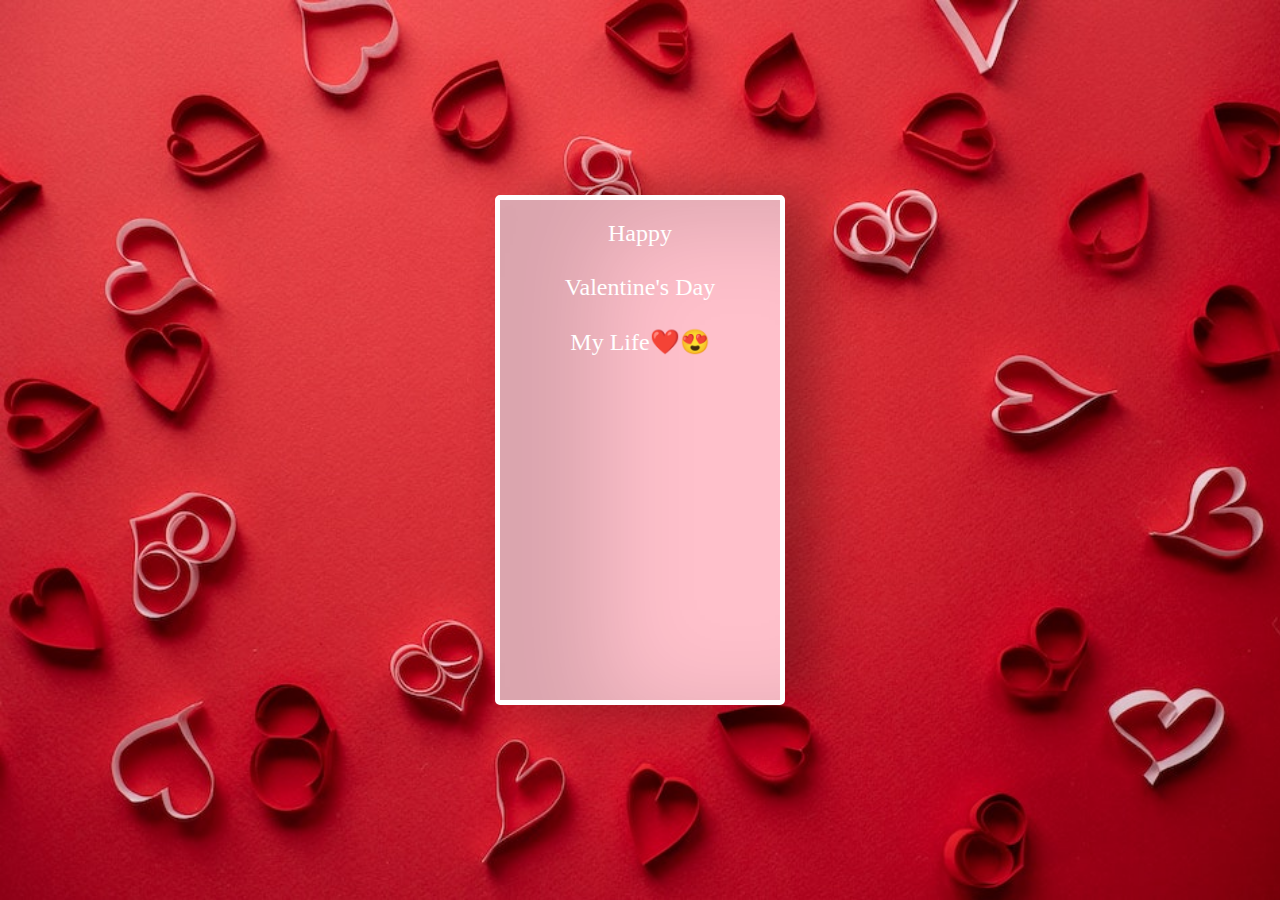
<file: index.html>
<!DOCTYPE html>
<html lang="en">
  <head>
    <meta charset="UTF-8" />
    <meta name="viewport" content="width=device-width, initial-scale=1.0" />
    <title>Happy Valentine's Day</title>
    <link rel="stylesheet" href="style.css" />
  </head>
  <body>
    <a href="slide.html">
      <div class="body">
        <div class="valentines-day-card">
          <div class="fron-card">
            <div class="text-front">
              <center>Happy</center>
              <br />
              <center>Valentine's Day</center>
              <br />
              <center>My Life❤️😍</center>
            </div>
          </div>
        </div>
      </div>
    </a>
  </body>
</html>
</file>
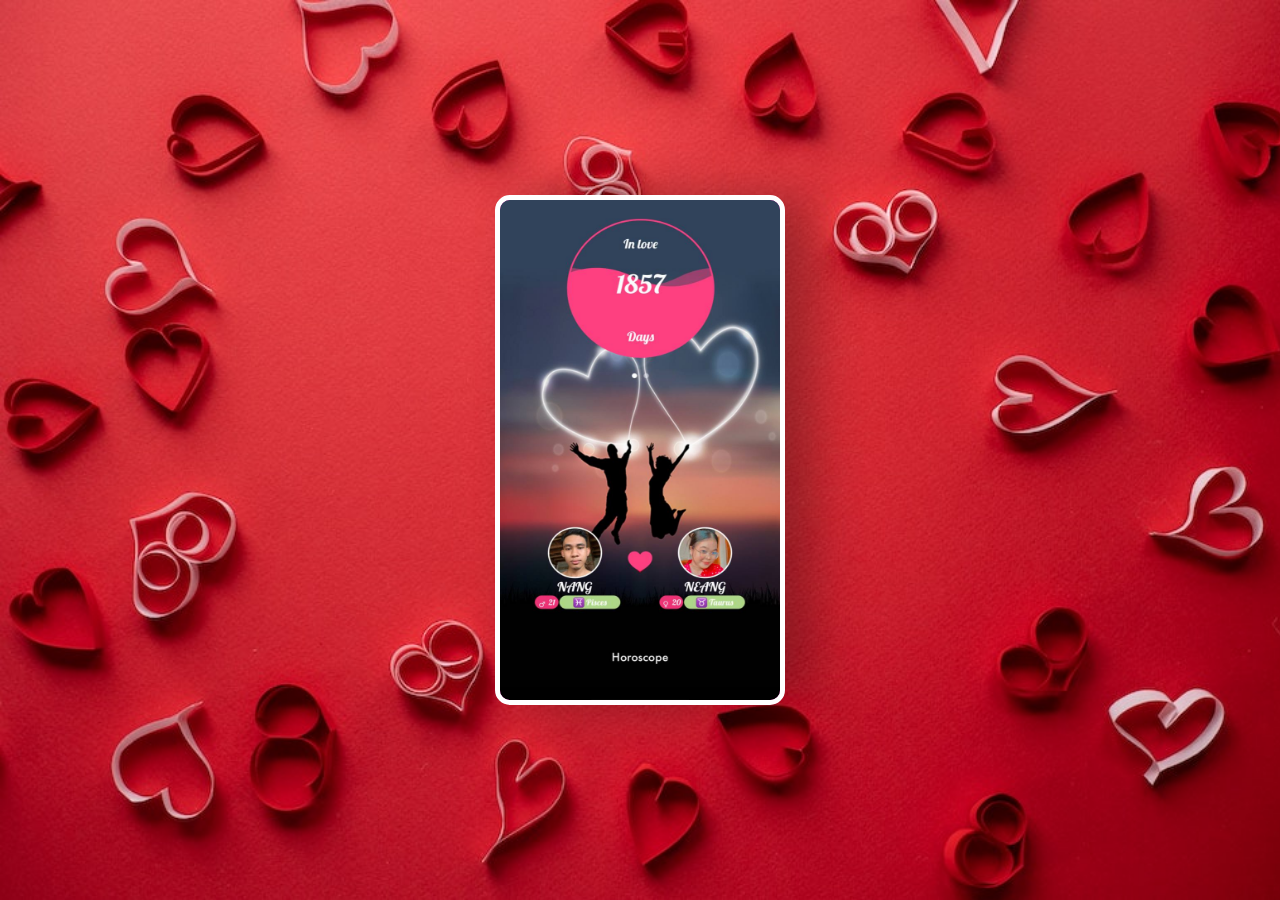
<file: slide.html>
<!DOCTYPE html>
<html lang="en">
  <head>
    <meta charset="UTF-8" />
    <meta name="viewport" content="width=device-width, initial-scale=1.0" />
    <title>slide</title>
    <link rel="stylesheet" href="style.css" />
  </head>
  <body>
    <audio controls autoplay loop style="display: none">
      <source src="audio.ogg" type="audio/ogg" />
    </audio>
    <a href="#">
      <div class="containner">
        <div class="pic-slide">
          <img id="image" />
        </div>
      </div>
    </a>
    <script>
      let i = 0;
      const images = [
        "img1.jpg",
        "img3.jpg",
        "img4.jpg",
        "img5.jpg",
        "img6.jpg",
        "img7.jpg",
        "img8.jpg",
      ];
      const time = 2000;
      const img = document.getElementById("image");
      const changeImage = () => {
        img.src = images[i];
        if (i < images.length - 1) {
          i++;
        } else {
          i = 0;
        }
        setTimeout("changeImage()", time);
      };
      window.onload = changeImage;
    </script>
  </body>
</html>
</file>
<file: style.css>
body {
  padding: 0;
  margin: 0;
  background-color: #f2acac;
}
.body {
  width: 100%;
  height: 100vh;
  display: flex;
  justify-content: center;
  align-items: center;
  background-image: url(back1.jpg);
  background-size: cover;
}
a {
  text-decoration: none;
}
.valentines-day-card {
  width: 280px;
  height: 500px;
  background-color: pink;
  border: 5px solid white;
  border-radius: 5px;
  box-shadow: inset 100px 20px 100px rgba(0, 0, 0, 0.15),
    30px 0 50px rgba(0, 0, 0, 0.3);
  cursor: pointer;
}
.text-front {
  border-radius: 5px;
  width: 160px;
  margin: 0 auto;
  margin-top: 20px;
  font-size: 24px;
  color: white;
}

.containner {
  width: 100%;
  height: 100vh;
  background-image: url(back1.jpg);
  background-size: cover;
  display: flex;
  justify-content: center;
  align-items: center;
}
.pic-slide {
  width: 280px;
  height: 500px;
  background-color: rgb(227, 24, 176);
  border-radius: 15px;
  box-shadow: inset 100px 20px 100px rgba(0, 0, 0, 0.15),
    30px 0 50px rgba(0, 0, 0, 0.3);
  border: 5px solid white;
}
img {
  border-radius: 10px;
  width: 100%;
  height: 500px;
}
</file>
